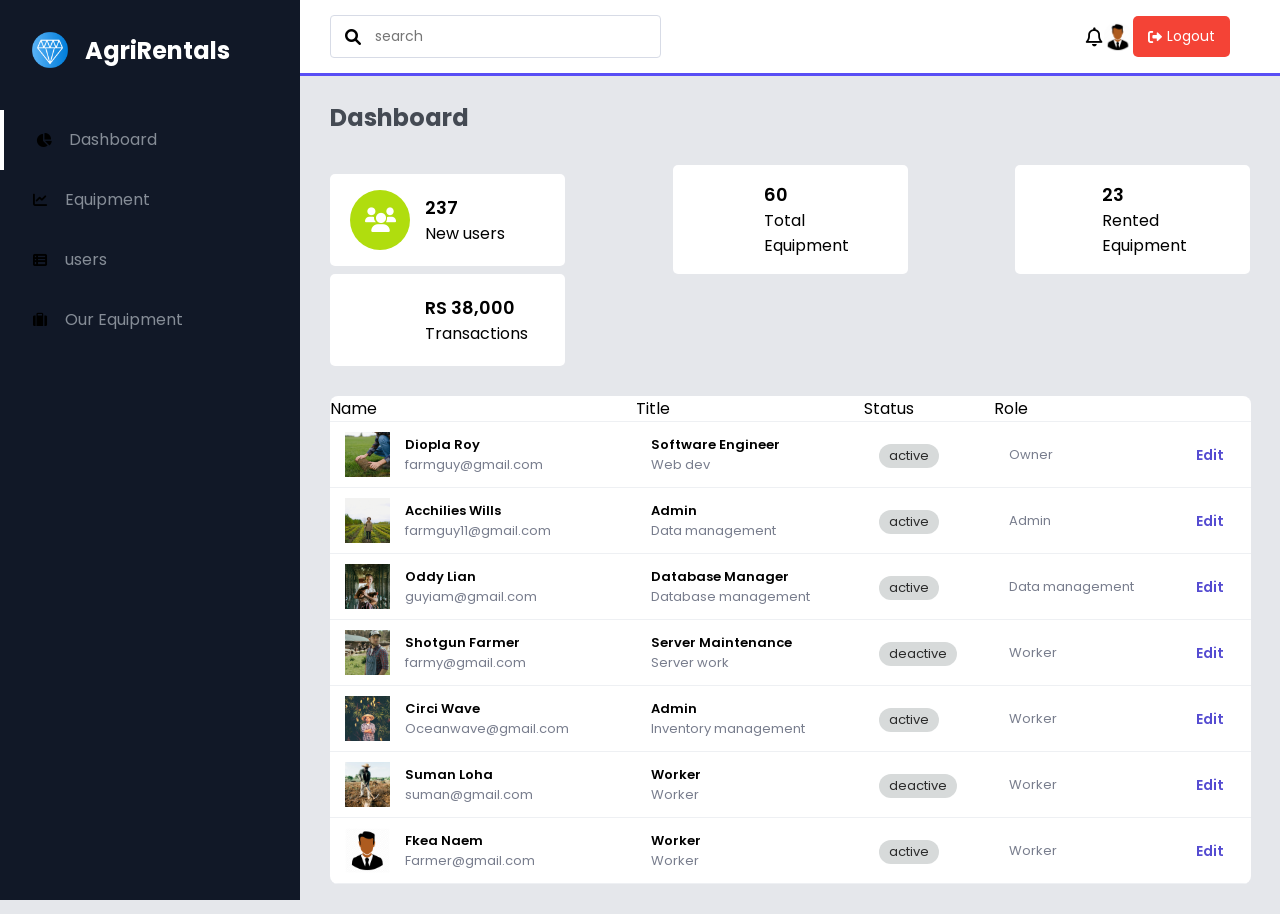
<file: agriRentals/admin.html>
<!DOCTYPE html>
<html lang="en">
<head>
    <meta charset="UTF-8">
    <meta http-equiv="X-UA-Compatible" content="IE=edge">
    <meta name="viewport" content="width=device-width, initial-scale=1.0">
    <title>AgriRentals Dashboard</title>
    <link rel="stylesheet" href="https://cdnjs.cloudflare.com/ajax/libs/font-awesome/6.0.0/css/all.min.css">
    <link rel="stylesheet" href="style.css">
    <script src="https://code.jquery.com/jquery-3.7.1.min.js"></script> 
    <style>
        .logout-btn {
            background-color: #f44336;
            color: white;
            border: none;
            padding: 10px 15px;
            cursor: pointer;
            border-radius: 5px;
            font-size: 14px;
            transition: background-color 0.3s, transform 0.2s;
            display: flex;
            align-items: center;
        }

        .logout-btn i {
            margin-right: 5px;
        }

        .logout-btn:hover {
            background-color: #d32f2f;
            transform: scale(1.05);
        }

        .logout-btn:focus {
            outline: none;
            box-shadow: 0 0 5px rgba(0, 0, 0, 0.5);
        }
    </style>
</head>
<body>

    <section id="menu">
        <div class="logo">
            <img src="images/logo.png" alt="">
            <h2>AgriRentals</h2>
        </div>
    
        <div class="items">
            <li><i class="fa-solid fa-chart-pie"></i><a href="admin.html">Dashboard</a></li>
            <li><i class="fa-solid fa-chart-line"></i><a href="add_equipment.html">Equipment</a></li>
            <li><i class="fa-solid fa-table-list"></i><a href="admin_page.php">users</a></li>
            <li><i class="fa-solid fa-suitcase"></i><a href="admin_service.">Our Equipment</a></li>
        </div>
    </section>
    
    <section id="interface">
        <div class="navigation">
            <div class="n1">
                <div>
                    <i id="menu-btn" class="fa-solid fa-heart"></i>
                </div>
                <div class="search">
                    <i class="fa-solid fa-magnifying-glass"></i>
                    <input type="text" id="searchBar" placeholder="search" onkeyup="linearSearch()">
                </div>
            </div>
            <div class="profile">
                <i class="far fa-bell"></i>
                <img src="images/admin.png" alt="admin">
                <form action="logout.php" method="POST" style="display:inline;">
                    <button type="submit" class="logout-btn">
                        <i class="fas fa-sign-out-alt"></i> Logout
                    </button>
                </form>
            </div>
        </div>
        <h3 class="i-name">Dashboard</h3>

        <div class="values">
            <div class="val-box">
                <i class="fas fa-users"></i>
                <div>
                    <h3>237</h3>
                    <span>New users</span>
                </div>
            </div>
            <div class="val-box">
                <i class="fa-solid fa-magnifying-glass"></i>
                <div>
                    <h3>60</h3>
                    <span>Total Equipment</span>
                </div>
            </div>
            <div class="val-box">
                <i class="fas fa-table-list"></i>
                <div>
                    <h3>23</h3>
                    <span>Rented Equipment</span>
                </div>
            </div>
            <div class="val-box">
                <i class="fas fa-chart-line"></i>
                <div>
                    <h3>RS 38,000</h3>
                    <span>Transactions</span>
                </div>
            </div>
        </div>

        <div class="board">
            <table width="100%" id="userTable">
                <thead>
                    <tr>
                        <td>Name</td>
                        <td>Title</td>
                        <td>Status</td>
                        <td>Role</td <td></td>
                    </tr>
                </thead>
                <tbody>
                    <tr>
                        <td class="people">
                            <img src="images/investor6.jpg" alt="">
                            <div class="people-de">
                                <h5>Diopla Roy</h5>
                                <p>farmguy@gmail.com</p>
                            </div>
                        </td>
                        <td class="people-des">
                            <h5>Software Engineer</h5>
                            <p>Web dev</p>
                        </td>
                        <td class="active"><p>active</p></td>
                        <td class="role">
                            <p>Owner</p>
                        </td>
                        <td class="edit"><a href="#">Edit</a></td>
                    </tr>
                    <tr>
                        <td class="people">
                            <img src="images/investor5.jpg" alt="">
                            <div class="people-de">
                                <h5>Acchilies Wills</h5>
                                <p>farmguy11@gmail.com</p>
                            </div>
                        </td>
                        <td class="people-des">
                            <h5>Admin</h5>
                            <p>Data management</p>
                        </td>
                        <td class="active"><p>active</p></td>
                        <td class="role">
                            <p>Admin</p>
                        </td>
                        <td class="edit"><a href="#">Edit</a></td>
                    </tr>
                    <tr>
                        <td class="people">
                            <img src="images/investor4.jpg" alt="">
                            <div class="people-de">
                                <h5>Oddy Lian</h5>
                                <p>guyiam@gmail.com</p>
                            </div>
                        </td>
                        <td class="people-des">
                            <h5>Database Manager</h5>
                            <p>Database management</p>
                        </td>
                        <td class="active"><p>active</p></td>
                        <td class="role">
                            <p>Data management</p>
                        </td>
                        <td class="edit"><a href="#">Edit</a></td>
                    </tr>
                    <tr>
                        <td class="people">
                            <img src="images/investor3.jpg" alt="">
                            <div class="people-de">
                                <h5>Shotgun Farmer</h5>
                                <p>farmy@gmail.com</p>
                            </div>
                        </td>
                        <td class="people-des">
                            <h5>Server Maintenance</h5>
                            <p>Server work</p>
                        </td>
                        <td class="active"><p>deactive</p></td>
                        <td class="role">
                            <p>Worker</p>
                        </td>
                        <td class="edit"><a href="#">Edit</a></td>
                    </tr>
                    <tr>
                        <td class="people">
                            <img src="images/investor2.jpg" alt="">
                            <div class="people-de">
                                <h5>Circi Wave</h5>
                                <p>Oceanwave@gmail.com</p>
                            </div>
                        </td>
                        <td class="people-des">
                            <h5>Admin</h5>
                            <p>Inventory management</p>
                        </td>
                        <td class="active"><p>active</p></td>
                        <td class="role">
                            <p>Worker</p>
                        </td>
                        <td class="edit"><a href="#">Edit</a></td>
                    </tr>
                    <tr>
                        <td class="people">
                            <img src="images/investor1.jpg" alt="">
                            <div class="people-de">
                                <h5>Suman Loha</h5>
                                <p>suman@gmail.com</p>
                            </div>
                        </td>
                        <td class="people-des">
                            <h5>Worker</h5>
                            <p>Worker</p>
                        </td>
                        <td class="active"><p>deactive</p></td>
                        <td class="role">
                            <p>Worker</p>
                        </td>
                        <td class="edit"><a href="#">Edit</a></td>
                    </tr>
                    <tr>
                        <td class="people">
                            <img src="images/admin.png" alt="">
                            <div class="people-de">
                                <h5>Fkea Naem</h5>
                                <p>Farmer@gmail.com</p>
                            </div>
                        </td>
                        <td class="people-des">
                            <h5>Worker </h5>
                            <p>Worker</p>
                        </td>
                        <td class="active"><p>active</p></td>
                        <td class="role">
                            <p>Worker</p>
                        </td>
                        <td class="edit"><a href="#">Edit</a></td>
                    </tr>
                </tbody>
            </table>
        </div>
    </section>
    <script>
        $('#menu-btn').click(function(){
            $('#menu').toggleClass("active");
        });

        function linearSearch() {
            const searchValue = document.getElementById('searchBar').value.toLowerCase();
            const rows = document.querySelectorAll('#userTable tbody tr');

            rows.forEach(row => {
                const cells = row.querySelectorAll('td');
                let found = false;

                cells.forEach(cell => {
                    if (cell.textContent.toLowerCase().includes(searchValue)) {
                        found = true;
                    }
                });

                if (found) {
                    row.style.display = '';
                } else {
                    row.style.display = 'none';
                }
            });
        }
    </script>
</body>
</html>
</file>
<file: agriRentals/style.css>
@import url('https://fonts.googleapis.com/css2?family=Poppins:wght@100;200;300;400;500;600;700;800;900&display=swap');

* {
    margin: 0;
    padding: 0;
    box-sizing: border-box;
    font-family: 'Poppins', sans-serif;
}

body {
    width: 100%;
    background: #E5E7EB;
    position: relative;
    display: flex;
}

#menu{
    background: #111827;
    width: 300px;
    height: 100%;
    position: fixed;
    top: 0;
    left: 0;
}

#menu .logo {
    display: flex;
    align-items: center;
    color: #fff;
    padding: 30px 0 0 30px;
}

#menu .logo img{
    width: 40px;
    margin-right: 15px;
}

#menu .items {
    margin-top: 40px;
}

#menu .items li {
    list-style: none;
    padding: 15px 0;
    transition: 0.3s ease-in;
}

#menu .items li:hover {
    background: black;
    cursor: pointer;
}

#menu .items li:nth-child(1){
    border-left: 4px solid   #fff;
}

#menu .items li i{
    color: rbg(134,141,151);
    width: 30px;
    height: 30px;
    line-height: 30px;
    text-align: center;
    font-size: 14px;
    margin: 0 10px 0 25px;
}

#menu .items li:hover i,
#menu .items li:hover a {
    color: #E5E7EB;
}


#menu .items li a{
    text-decoration: none;
    color: rgb(134, 141, 151);
    font-weight: 300px;
    transition: 0.3s ease-in;

}
#menu.active{
    left: 0px;
}
#menu-btn {
    display: initial;
}

#interface{
    width: calc(100% - 300px);
    margin-left: 300px;
    position: relative;
    transition: 0.3s ease-in;
}
#menu.active~ #interface{
    width: calc(100% - 270px);
    margin-left: 270px;
    transition: 0.3s ease-in;
}
#interface .navigation{
    display: flex;
    align-items: center;
    justify-content: space-between;
    background: #fff;
    padding: 15px 30px;
    border-bottom: 3px solid #594ef5;
    position: fixed;
    width: calc(100% - 300px);
}

#interface .navigation .search {
    display: flex;
    justify-content: flex-start;
    align-items: center;
    padding: 10px 14px;
    border: 1px solid #d7dbe6;
    border-radius: 4px;
}

#interface .navigation .search i {
    margin-right: 14px;
}

#interface .navigation .search input {
    border: none;
    outline: none;
    font-size: 14px;
}

#interface .navigation .profile{
    display: flex;
    justify-content: flex-start;
    align-items: center;
}

#interface .navigation .profile{
    margin-right: 20px;
    font-size: 19px;
    font-weight: 400;
}

#interface .navigation .profile img{
    width: 30px;
    height: 30px;
    object-fit: cover;
    border-radius: 50%;
}

.n1{
    display: flex;
    justify-content: flex-start;
    align-items: center;
}

#menu-btn{
    display: none;
    color: #2b2b2b;
    font-size: 20px;
    cursor: pointer;
    margin-right: 20px;
}

.i-name{
    color: #444a53;
    padding: 30px 30px 0 30px;
    font-size: 24px;
    font-weight: 700;
    margin-top: 70px;
}

.values{
    padding: 30px 30px 0 30px;
    display: flex;
    justify-content: space-between;
    align-items: center;
    flex-wrap: wrap;
}

.values .val-box{
    background: #fff;
    width: 235px;
    padding: 16px 20px;
    border-radius: 5px;
    display: flex;
    justify-content: flex-start;
    align-items: center;
}

.values .val-box i{
    font-size: 25px;
    width: 60px;
    height: 60px;
    line-height: 60px;
    border-radius: 50%;
    text-align: center;
    color: #fff;
    margin-right: 15px;
}
.values .val-box:nth-child(1) i{
    background: #594ef5;
}
.values .val-box:nth-child(1) i{
    background: #7e2424;
}
.values .val-box:nth-child(1) i{
    background: #28b315;
}
.values .val-box:nth-child(1) i{
    background: #b0dd0e;
}

.values .val-box h3 {
    font-size: 18px;
    font-weight: 600;
}

.values.val-box span {
    font-size: 15px;
    color: #828997;
}
.board{
    width: 94%;
    margin: 30px 0 30px 30px;
    overflow: auto;
    background: #fff;
    border-radius: 8px;
}

.board img{
    width: 45px;
    height: 45px;
    object-fit: cover;
    margin-right: 15px;
}

.board h5{
    font-weight: 600;
    font-size: 13px;
}
.board p{
    font-weight: 400;
    font-size: 13px;
    color: #787d8d;
}

.board .people{
    display: flex;
    justify-content: flex-start;
    align-items: center;
    text-align: start;
}

table{
    border-collapse: collapse;
}

tr{
    border-bottom: 1px solid #eef0f3;
}
thread td{
    font-size: 14px;
    text-transform: uppercase;
    font-weight: 400;
    background: #f9fafb;
    text-align: start;
    padding: 15px;
}

tbody tr td {
    padding: 10px 15px;
}

.active p{
    background: #d7dada;
    padding: 2px 10px;
    display: inline-block;
    border-radius: 40px;
    color: #2b2b2b;
}

.edit a {
    text-decoration: none;
    font-size: 14px;
    color: #554cd1;
    font-weight: 600;
}

@media (max-width: 769px) {
    #menu {
        width: 270px;
        position: fixed;
        left: -270px;
        transition: 0.3s ease-in;
    }
    #interface {
        width: 100%;
        margin-left: 300px;
        display: inline-block;
    }
    #interface .navigation {
        width: 100%;
    }
    .values {
        padding: 30px 30px 0 30px;
        justify-content: flex-start;
    }
    .values .val-box {
        padding: 16px 20px;
        margin: 10px 20px 10px 0;
    }
    .board{
        width: 92%;
        padding: 0;
        overflow-x: auto;
    }

    table {
        width: 100%;
        border-collapse: collapse;
    }
}

@media (max-width:477px) {
    #interface .navigation {
        padding: 15px;
    }
    #interface .navigation .search input {
        width: 150px;
    }
    .i-name {
        padding:30px 15px 0 15px;
    }
    .values {
        padding: 15px 15px 0 15px;
    }
    .values .val-box{
        width: 100%;
        margin: 8px 0;
    }
    .board {
        margin: 30px 15px 30px 15px;
    }
}
</file>
